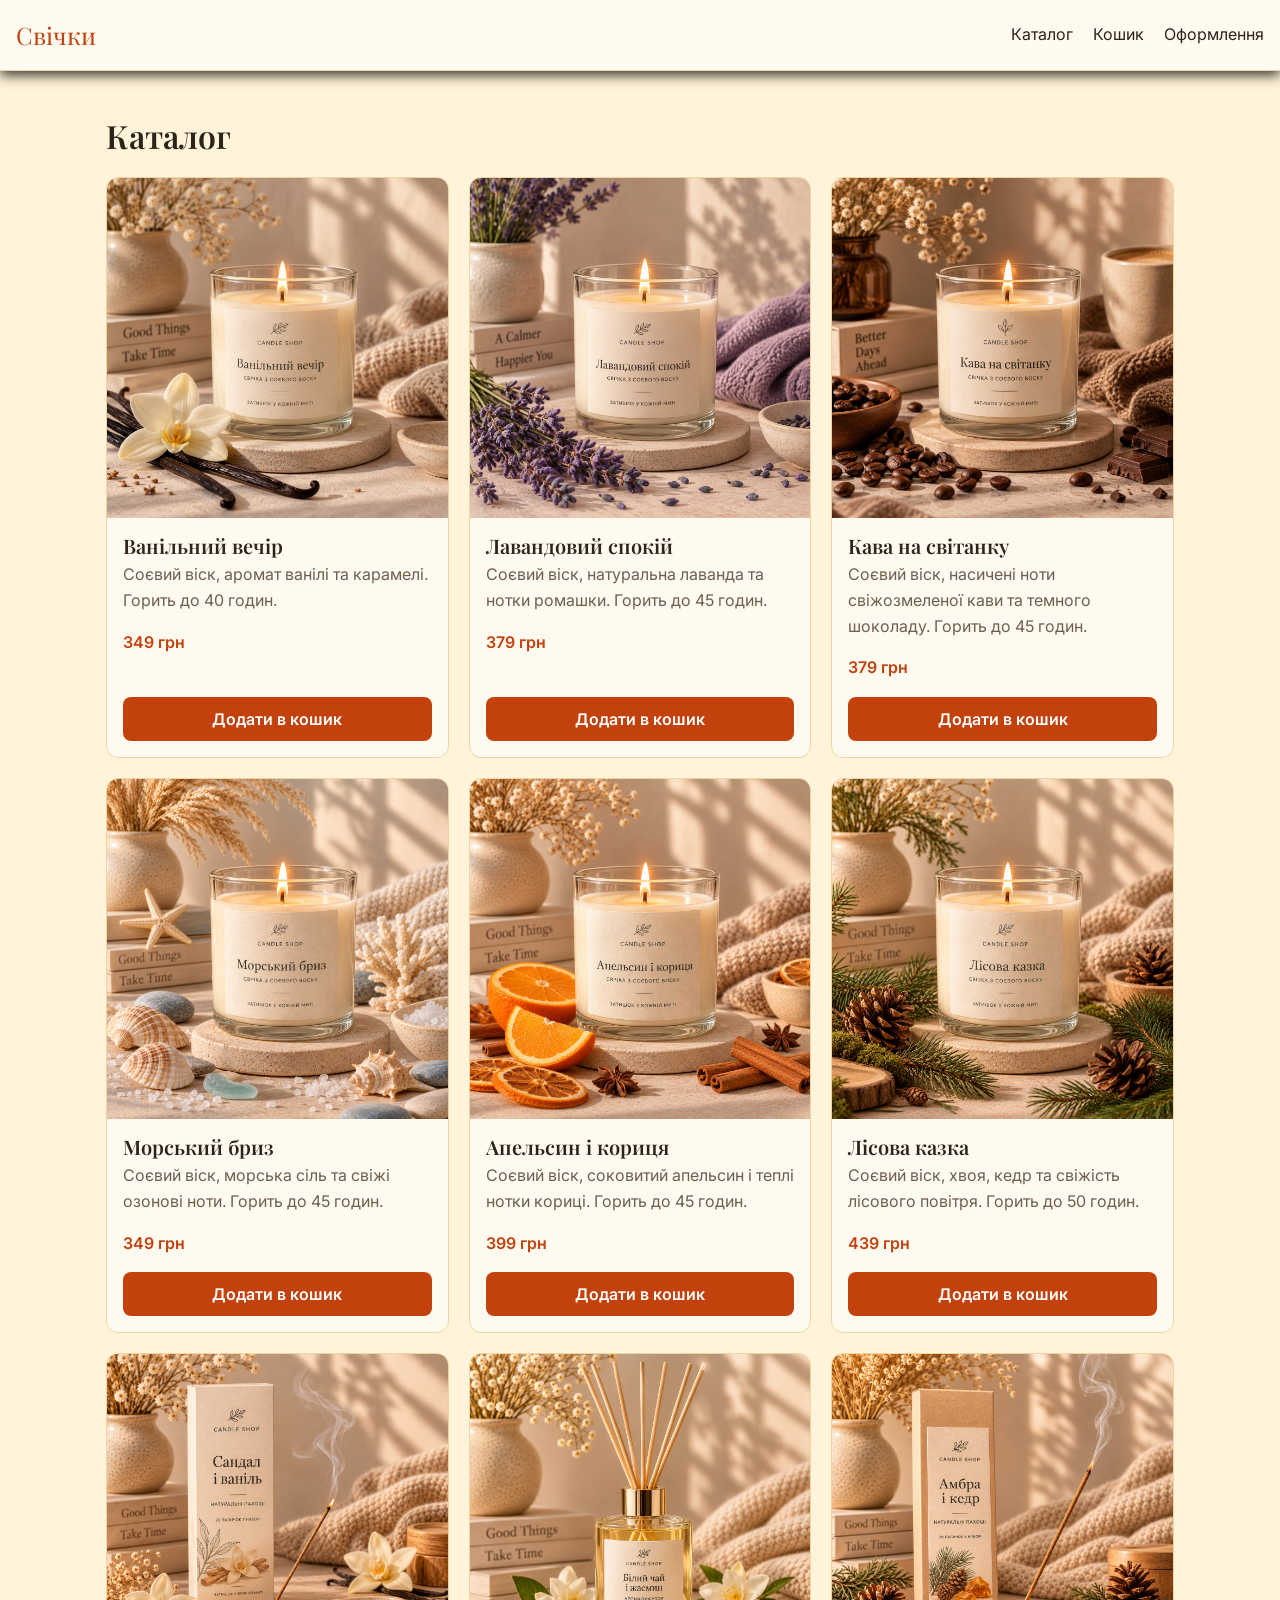
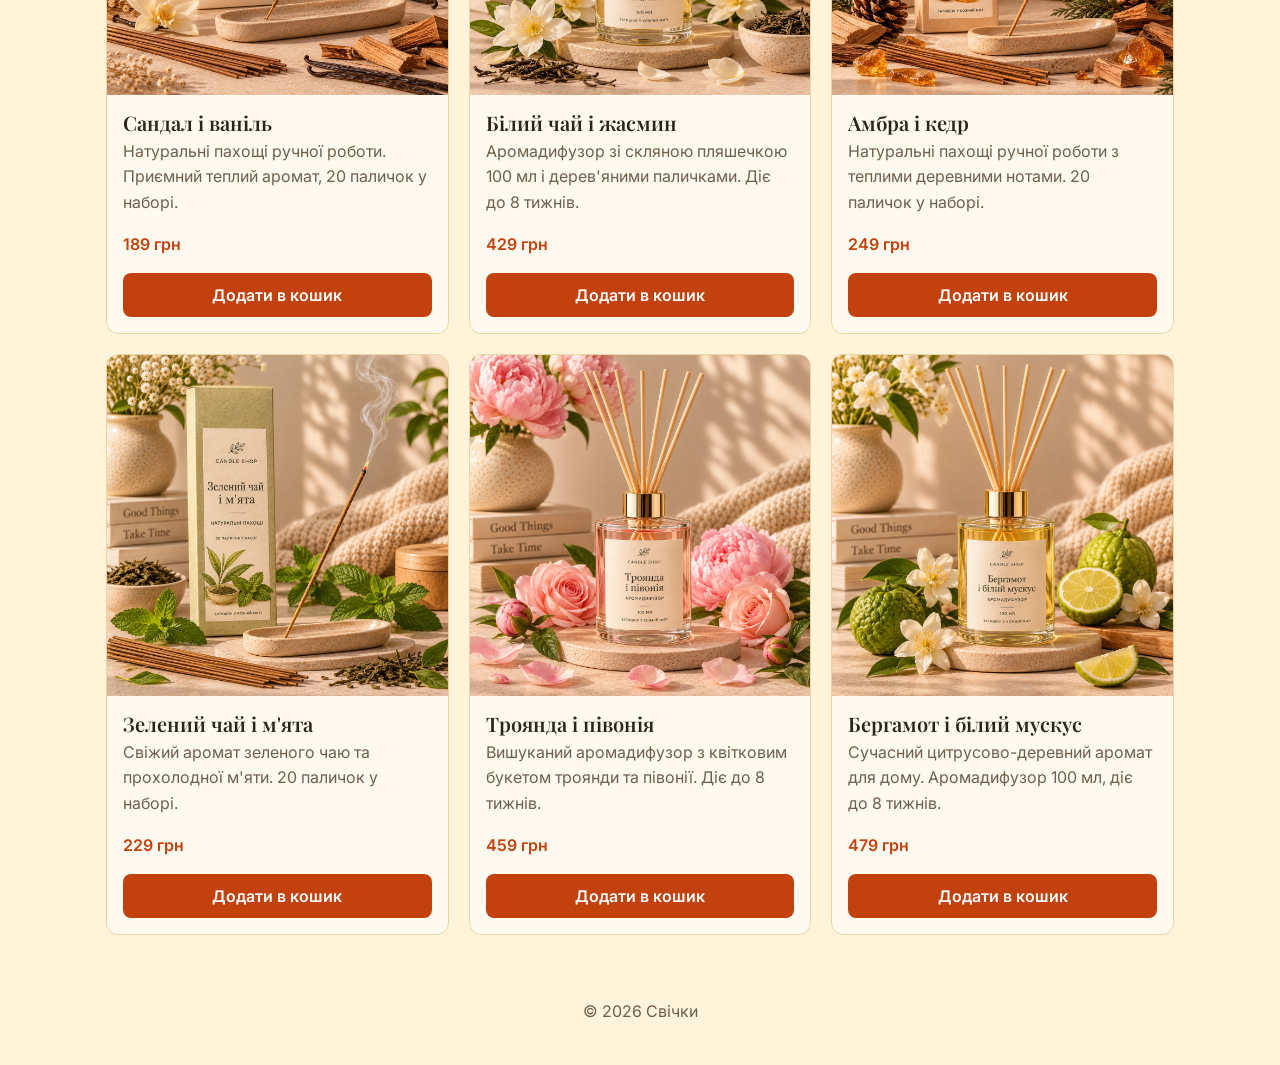
<file: index.html>
<!DOCTYPE html>
<html lang="uk">

<head>
    <meta charset="UTF-8">
    <meta name="viewport" content="width=device-width, initial-scale=1.0">
    <title>Свічки — демо-магазин ароматизованих свічок</title>
    <meta name="description" content="Демо-магазин ароматизованих свічок">
    <link rel="preconnect" href="https://fonts.googleapis.com">
    <link rel="preconnect" href="https://fonts.gstatic.com" crossorigin>
    <link
        href="https://fonts.googleapis.com/css2?family=Inter:wght@400;600&family=Playfair+Display:wght@600&display=swap"
        rel="stylesheet">
    <link rel="stylesheet" href="css/style.css">
</head>

<body>

    <header>
        <a href="index.html">Свічки</a>
        <nav>
            <div class="nav-item has-dropdown">
                <a href="index.html">Каталог</a>
                <div class="dropdown">
                    <a class="dropdown-card" href="index.html?category=candles">
                        <img src="img/vanilla.png" alt="" width="120" height="120">
                        <span class="dropdown-title">Свічки</span>
                        <span class="dropdown-sub">Ванільний вечір</span>
                    </a>
                    <a class="dropdown-card" href="index.html?category=incense">
                        <img src="img/incense-green-tea-mint.png" alt="" width="120" height="120">
                        <span class="dropdown-title">Ароматичні пахощі</span>
                        <span class="dropdown-sub">Зелений чай і м'ята</span>
                    </a>
                    <a class="dropdown-card" href="index.html?category=diffusers">
                        <img src="img/diffuser-rose-peony.png" alt="" width="120" height="120">
                        <span class="dropdown-title">Аромадифузори</span>
                        <span class="dropdown-sub">Троянда і півонія</span>
                    </a>
                </div>
            </div>
            <a href="cart.html">Кошик <span class="cart-count" id="cart-count">0</span></a>
            <a href="checkout.html">Оформлення</a>
        </nav>
    </header>

    <main>
        <h1 id="page-title">Каталог</h1>
        <section id="catalog">
            <div class="product-grid" id="product-grid"></div>
        </section>

    </main>

    <footer>
        <p>© 2026 Свічки</p>
    </footer>
    <script src="js/products.js"></script>
    <script src="js/cart.js"></script>
    <script src="js/main.js"></script>

</body>

</html>
</file>
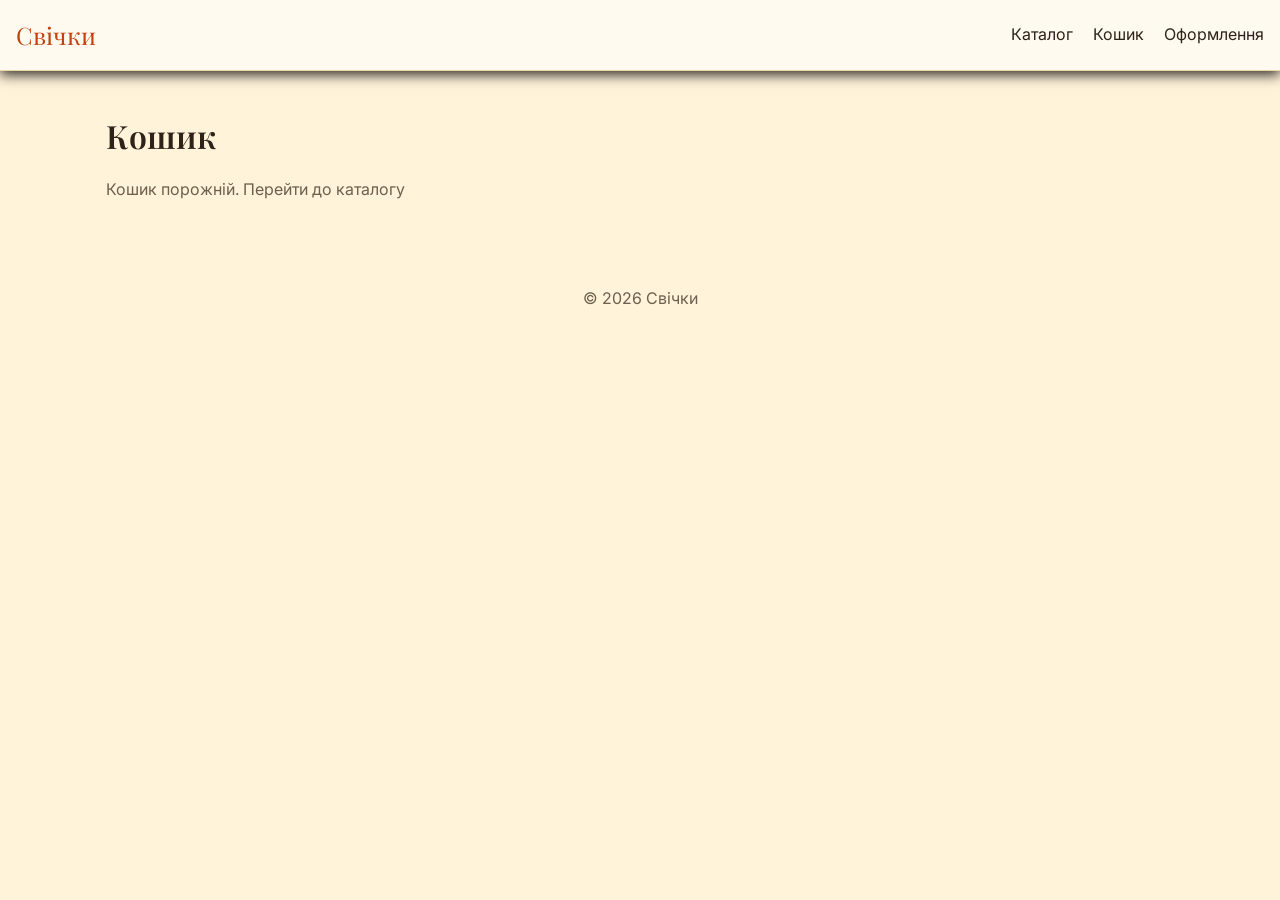
<file: cart.html>
<!DOCTYPE html>
<html lang="uk">

<head>
    <meta charset="UTF-8">
    <meta name="viewport" content="width=device-width, initial-scale=1.0">
    <title>Кошик — Свічки</title>
    <link rel="preconnect" href="https://fonts.googleapis.com">
    <link rel="preconnect" href="https://fonts.gstatic.com" crossorigin>
    <link
        href="https://fonts.googleapis.com/css2?family=Inter:wght@400;600&family=Playfair+Display:wght@600&display=swap"
        rel="stylesheet">
    <link rel="stylesheet" href="css/style.css">
</head>

<body>
    <header>
        <a href="index.html">Свічки</a>
        <nav>
            <div class="nav-item has-dropdown">
                <a href="index.html">Каталог</a>
                <div class="dropdown">
                    <a class="dropdown-card" href="index.html?category=candles">
                        <img src="img/vanilla.png" alt="" width="120" height="120">
                        <span class="dropdown-title">Свічки</span>
                        <span class="dropdown-sub">Ванільний вечір</span>
                    </a>
                    <a class="dropdown-card" href="index.html?category=incense">
                        <img src="img/incense-green-tea-mint.png" alt="" width="120" height="120">
                        <span class="dropdown-title">Ароматичні пахощі</span>
                        <span class="dropdown-sub">Зелений чай і м'ята</span>
                    </a>
                    <a class="dropdown-card" href="index.html?category=diffusers">
                        <img src="img/diffuser-rose-peony.png" alt="" width="120" height="120">
                        <span class="dropdown-title">Аромадифузори</span>
                        <span class="dropdown-sub">Троянда і півонія</span>
                    </a>
                </div>
            </div>
            <a href="cart.html">Кошик <span class="cart-count" id="cart-count">0</span></a>
            <a href="checkout.html">Оформлення</a>
        </nav>
    </header>
    <main>
        <h1>Кошик</h1>
        <section id="cart-items"></section>
        <p class="cart-total" id="cart-total"></p>
    </main>

    <footer>
        <p>© 2026 Свічки</p>
    </footer>

    <script src="js/products.js"></script>
    <script src="js/cart.js"></script>
    <script src="js/cart-page.js"></script>
</body>

</html>
</file>
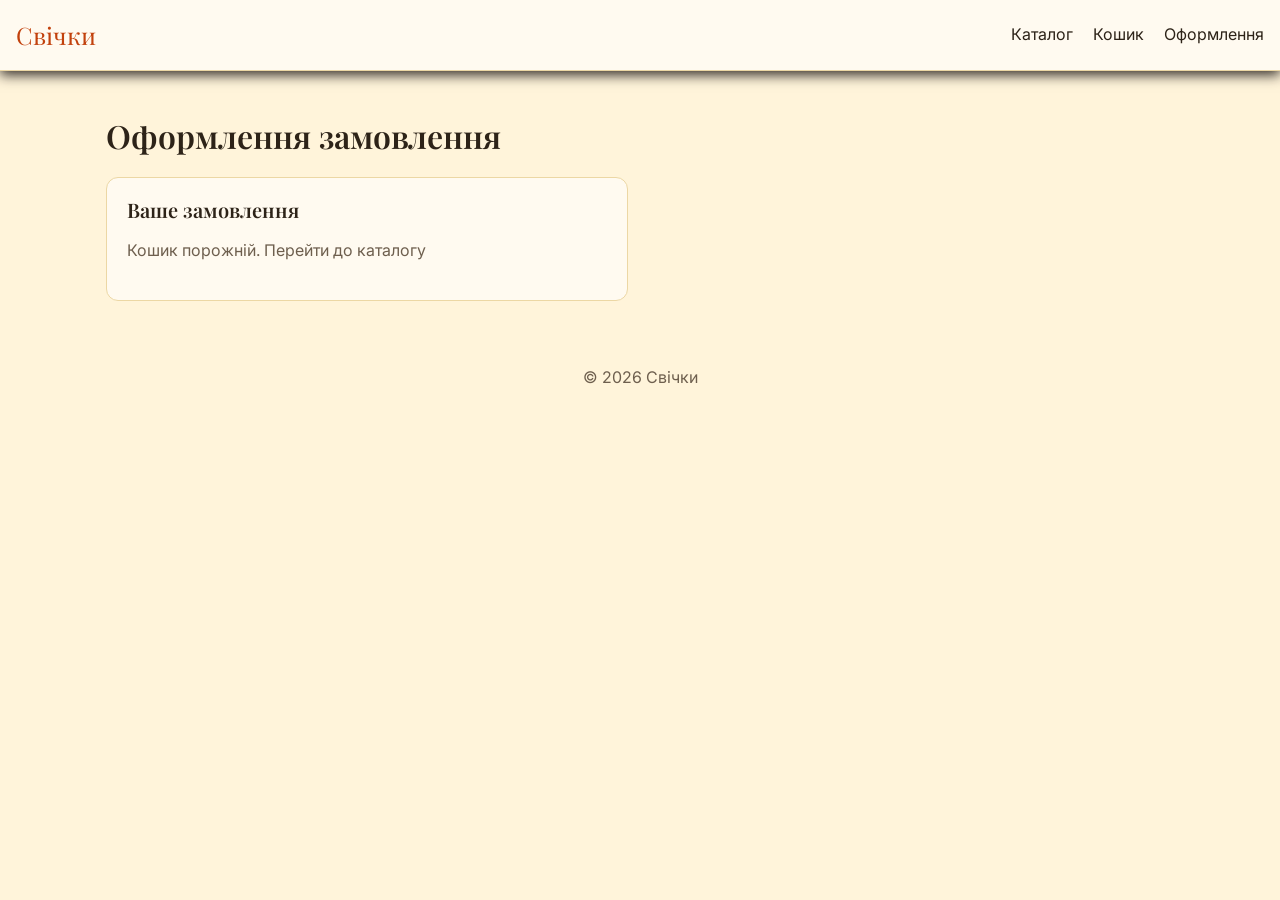
<file: checkout.html>
<!DOCTYPE html>
<html lang="uk">

<head>
    <meta charset="UTF-8">
    <meta name="viewport" content="width=device-width, initial-scale=1.0">
    <title>Оформлення замовлення — Свічки</title>
    <link rel="preconnect" href="https://fonts.googleapis.com">
    <link rel="preconnect" href="https://fonts.gstatic.com" crossorigin>
    <link
        href="https://fonts.googleapis.com/css2?family=Inter:wght@400;600&family=Playfair+Display:wght@600&display=swap"
        rel="stylesheet">
    <link rel="stylesheet" href="css/style.css">
</head>

<body>

    <header>
        <a href="index.html">Свічки</a>
        <nav>
            <div class="nav-item has-dropdown">
                <a href="index.html">Каталог</a>
                <div class="dropdown">
                    <a class="dropdown-card" href="index.html?category=candles">
                        <img src="img/vanilla.png" alt="" width="120" height="120">
                        <span class="dropdown-title">Свічки</span>
                        <span class="dropdown-sub">Ванільний вечір</span>
                    </a>
                    <a class="dropdown-card" href="index.html?category=incense">
                        <img src="img/incense-green-tea-mint.png" alt="" width="120" height="120">
                        <span class="dropdown-title">Ароматичні пахощі</span>
                        <span class="dropdown-sub">Зелений чай і м'ята</span>
                    </a>
                    <a class="dropdown-card" href="index.html?category=diffusers">
                        <img src="img/diffuser-rose-peony.png" alt="" width="120" height="120">
                        <span class="dropdown-title">Аромадифузори</span>
                        <span class="dropdown-sub">Троянда і півонія</span>
                    </a>
                </div>
            </div>
            <a href="cart.html">Кошик <span class="cart-count" id="cart-count">0</span></a>
            <a href="checkout.html">Оформлення</a>
        </nav>
    </header>

    <main>
        <h1>Оформлення замовлення</h1>

        <div class="checkout-layout">
            <section class="order-summary">
                <h2>Ваше замовлення</h2>
                <div id="order-summary"></div>
            </section>

            <form class="checkout-form" id="checkout-form">
                <h2>Контактні дані</h2>

                <div class="form-field">
                    <label for="name">Ім’я та прізвище</label>
                    <input type="text" id="name" name="name" autocomplete="name" minlength="2" required>
                </div>

                <div class="form-field">
                    <label for="phone">Телефон</label>
                    <input type="tel" id="phone" name="phone" autocomplete="tel" placeholder="+380 50 123 45 67"
                        pattern="[0-9+\s\-]{10,18}" title="Від 10 до 18 символів: цифри, пробіли, плюс або дефіс"
                        required>
                </div>

                <div class="form-field">
                    <label for="email">Email</label>
                    <input type="email" id="email" name="email" autocomplete="email" required>
                </div>

                <div class="form-field">
                    <label for="city">Місто</label>
                    <input type="text" id="city" name="city" autocomplete="address-level2" required>
                </div>

                <div class="form-field">
                    <label for="address">Адреса або відділення Нової пошти</label>
                    <input type="text" id="address" name="address" autocomplete="street-address" required>
                </div>

                <button type="submit">Підтвердити замовлення</button>
            </form>
        </div>
    </main>

    <footer>
        <p>© 2026 Свічки</p>
    </footer>

    <script src="js/products.js"></script>
    <script src="js/cart.js"></script>
    <script src="js/checkout.js"></script>
</body>

</html>
</file>
<file: css/style.css>
:root {
    --accent: #c2410c;
    --text: #2d2318;
    --muted: #6e5f4e;
    --bg: #fff4da;
    --surface: #fffaf0;
    --border: #ecd7a4;
}

*,
*::before,
*::after {
    box-sizing: border-box;
}

body {
    margin: 0;
    font-family: "Inter", sans-serif;
    color: var(--text);
    background: var(--bg);
    line-height: 1.6;
}

h1,
h2 {
    font-family: "Playfair Display", serif;
    font-weight: 600;
    line-height: 1.2;
}

a {
    color: inherit;
    text-decoration: none;
}

header {
    display: flex;
    flex-wrap: wrap;
    justify-content: space-between;
    align-items: center;
    gap: 0.5rem 1.5rem;
    padding: 1rem;
    background: var(--surface);
    border-bottom: 1px solid var(--border);
    position: sticky;
    top: 0;
    z-index: 100;
    box-shadow: 0 4px 12px rgba(43, 36, 32, 0.96);
}

header>a {
    font-family: "Playfair Display", serif;
    font-size: 1.5rem;
    color: var(--accent);
}

nav {
    display: flex;
    gap: 1.25rem;
}

main {
    max-width: 1100px;
    margin: 0 auto;
    padding: 1.5rem 1rem;
}

footer {
    padding: 1.5rem 1rem;
    text-align: center;
    color: var(--muted);
}

img {
    display: block;
    max-width: 100%;
    height: auto;
}

a:hover {
    color: var(--accent);
}

.product-grid {
    display: grid;
    grid-template-columns: 1fr;
    gap: 1.25rem;
}

@media (min-width: 600px) {
    .product-grid {
        grid-template-columns: repeat(2, 1fr);
    }
}

@media (min-width: 900px) {
    .product-grid {
        grid-template-columns: repeat(3, 1fr);
    }
}

.product-card {
    display: flex;
    flex-direction: column;
    background: var(--surface);
    border: 1px solid var(--border);
    border-radius: 12px;
    overflow: hidden;
}

.product-card img {
    aspect-ratio: 1 / 1;
    object-fit: cover;
}

.product-card h2 {
    margin: 1rem 1rem 0.25rem;
    font-size: 1.25rem;
}

.product-description {
    margin: 0 1rem 1rem;
    color: var(--muted);
}

.product-price {
    margin: 0 1rem 1rem;
    font-weight: 600;
    color: var(--accent);
}

.product-card button {
    margin: auto 1rem 1rem;
}

button {
    font-family: inherit;
    font-size: 1rem;
    font-weight: 600;
    padding: 0.75rem 1rem;
    color: #fff;
    background: var(--accent);
    border: none;
    border-radius: 8px;
    cursor: pointer;
    transition: background 0.2s, transform 0.1s;
}

button:hover {
    background: #9a3412;
}

і button:focus-visible {
    outline: 3px solid var(--text);
    outline-offset: 2px;
}

button:active {
    transform: translateY(2px)
}

.dropdown {
    display: none;
    position: absolute;
    top: 100%;
    left: 0;
    right: 0;
    z-index: 10;
    grid-template-columns: repeat(3, 1fr);
    gap: 1rem;
    padding: 1.25rem 1rem;
    background: var(--surface);
    border-bottom: 1px solid var(--border);
    box-shadow: 0 8px 24px rgba(43, 36, 32, 0.99);
}

.dropdown::before {
    content: "";
    position: absolute;
    left: 0;
    right: 0;
    bottom: 100%;
    height: 2rem;
}

.has-dropdown:hover .dropdown,
.has-dropdown:focus-within .dropdown {
    display: grid;
}

.dropdown-card {
    display: flex;
    flex-direction: column;
    gap: 0.35rem;
}

.dropdown-card img {
    width: 100%;
    height: auto;
    aspect-ratio: 1 / 1;
    object-fit: cover;
    border-radius: 8px;
    transition: transform 0.2s;
}

.dropdown-title {
    font-weight: 600;
}

.dropdown-sub {
    font-size: 0.875rem;
    color: var(--muted);
}

.dropdown a:hover {
    color: var(--accent);
}

.dropdown-card img:hover {
    transform: scale(1.03);
}

@media (min-width: 900px) {
    .dropdown {
        left: auto;
        right: 0;
        width: 720px;
        border-left: 1px solid var(--border);
        border-radius: 0 0 0 12px;
    }
}

.empty-message {
    grid-column: 1 / -1;
    color: var(--muted);
}

.cart-count {
    display: inline-block;
    min-width: 1.4rem;
    padding: 0 0.4rem;
    margin-left: 0.25rem;
    font-size: 0.8rem;
    line-height: 1.4rem;
    text-align: center;
    color: #fff;
    background: var(--accent);
    border-radius: 999px;
}

.cart-row {
    display: grid;
    grid-template-columns: 80px 1fr;
    gap: 0.75rem 1rem;
    align-items: center;
    padding: 1rem;
    margin-bottom: 0.75rem;
    background: var(--surface);
    border: 1px solid var(--border);
    border-radius: 12px;
}

.cart-row img {
    width: 80px;
    height: 80px;
    object-fit: cover;
    border-radius: 8px;
}

.cart-info h2 {
    margin: 0 0 0.25rem;
    font-size: 1.1rem;
}

.cart-info p {
    margin: 0;
    color: var(--muted);
}

.cart-line-total {
    grid-column: 1 / -1;
    margin: 0;
    font-weight: 600;
    color: var(--accent);
}

.cart-total {
    margin-top: 1rem;
    font-size: 1.25rem;
    font-weight: 600;
    text-align: right;
}

@media (min-width: 600px) {
    .cart-row {
        grid-template-columns: 80px 1fr auto;
    }

    .cart-line-total {
        grid-column: auto;
    }
}

.quantity-controls {
    display: flex;
    align-items: center;
    flex-wrap: wrap;
    gap: 0.5rem;
    margin-top: 0.5rem;
}

.qty-btn {
    width: 2.25rem;
    height: 2.25rem;
    padding: 0;
    font-size: 1.25rem;
    line-height: 1;
}

.qty-value {
    min-width: 1.5rem;
    text-align: center;
    font-weight: 600;
}

.remove-btn {
    margin-left: 0.5rem;
    padding: 0.4rem 0.75rem;
    font-size: 0.875rem;
    color: var(--muted);
    background: transparent;
    border: 1px solid var(--border);
}

.remove-btn:hover {
    color: #fff;
    background: var(--accent);
}

.checkout-layout {
    display: grid;
    gap: 1.5rem;
}

.order-summary,
.checkout-form {
    padding: 1.25rem;
    background: var(--surface);
    border: 1px solid var(--border);
    border-radius: 12px;
}

.order-summary h2,
.checkout-form h2 {
    margin-top: 0;
    font-size: 1.25rem;
}

.summary-row {
    display: flex;
    justify-content: space-between;
    gap: 1rem;
    padding: 0.5rem 0;
    border-bottom: 1px solid var(--border);
}

.summary-total {
    font-weight: 600;
    color: var(--accent);
    border-bottom: none;
}

.form-field {
    display: flex;
    flex-direction: column;
    gap: 0.35rem;
    margin-bottom: 1rem;
}

.form-field label {
    font-weight: 600;
}

.form-field input {
    font: inherit;
    padding: 0.7rem 0.8rem;
    color: var(--text);
    background: #fff;
    border: 1px solid var(--border);
    border-radius: 8px;
}

.form-field input:focus-visible {
    outline: 3px solid var(--accent);
    outline-offset: 1px;
}

.form-field input:user-invalid {
    border-color: #b91c1c;
}

.checkout-form button {
    width: 100%;
}

@media (min-width: 900px) {
    .checkout-layout {
        grid-template-columns: 1fr 1fr;
        align-items: start;
    }
}
</file>
